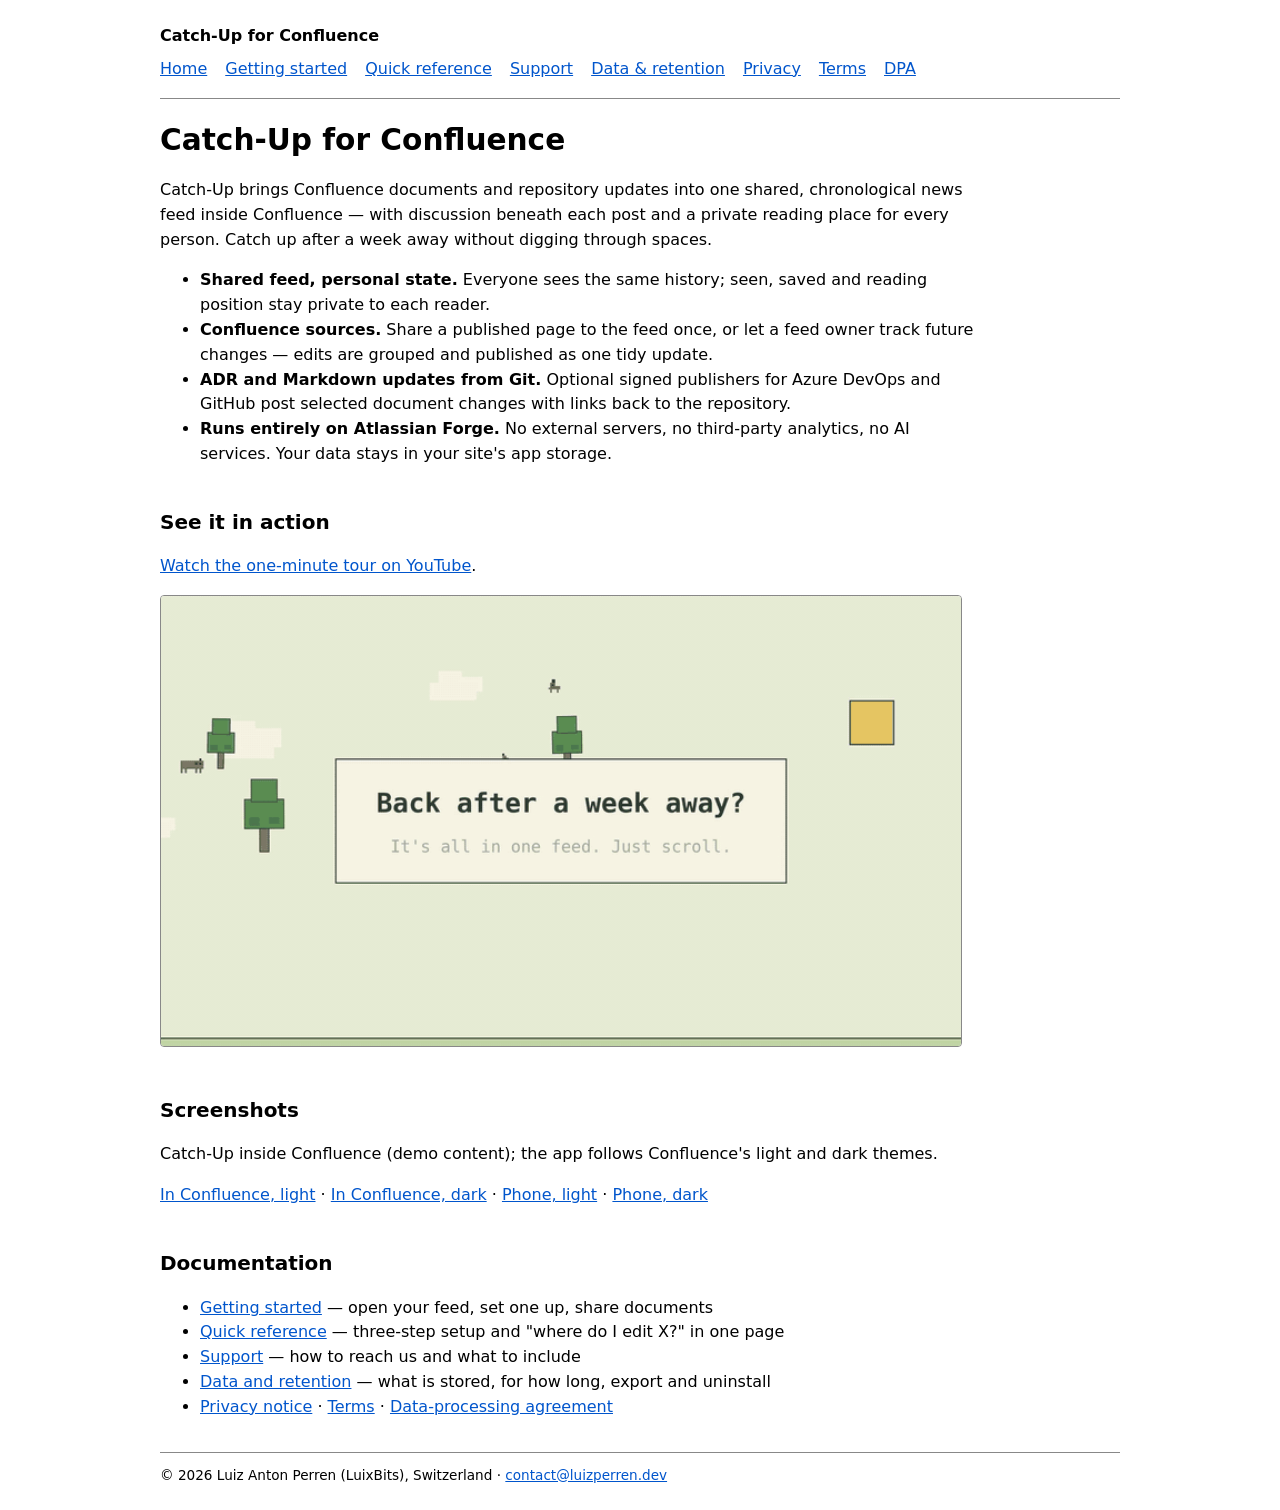
<file: index.html>
<!doctype html>
<html lang="en"><head><meta charset="utf-8"><meta name="viewport" content="width=device-width,initial-scale=1"><title>Catch-Up for Confluence</title><link rel="stylesheet" href="style.css"></head><body>
<header><p>Catch-Up for Confluence</p><nav><a href="index.html">Home</a><a href="user-guide.html">Getting started</a><a href="quick-reference.html">Quick reference</a><a href="support.html">Support</a><a href="customer-data.html">Data &amp; retention</a><a href="privacy-notice.html">Privacy</a><a href="customer-terms.html">Terms</a><a href="data-processing-agreement.html">DPA</a></nav></header>
<main>
<h1>Catch-Up for Confluence</h1>
<p>Catch-Up brings Confluence documents and repository updates into one shared,
chronological news feed inside Confluence — with discussion beneath each post and
a private reading place for every person. Catch up after a week away without
digging through spaces.</p>
<ul>
<li><strong>Shared feed, personal state.</strong> Everyone sees the same history;
seen, saved and reading position stay private to each reader.</li>
<li><strong>Confluence sources.</strong> Share a published page to the feed once,
or let a feed owner track future changes — edits are grouped and published as
one tidy update.</li>
<li><strong>ADR and Markdown updates from Git.</strong> Optional signed publishers
for Azure DevOps and GitHub post selected document changes with links back to
the repository.</li>
<li><strong>Runs entirely on Atlassian Forge.</strong> No external servers, no
third-party analytics, no AI services. Your data stays in your site's app
storage.</li>
</ul>
<h2>See it in action</h2>
<p><a href="https://youtu.be/CabsPbd3jPA">Watch the one-minute tour on YouTube</a>.</p>
<p><img src="assets/walkthrough.gif" alt="Animated walkthrough: opening the feed, scrolling through updates and expanding a discussion" width="800"></p>
<h2>Screenshots</h2>
<p>Catch-Up inside Confluence (demo content); the app follows Confluence's
light and dark themes.</p>
<p><a href="assets/feed-hosted-light.png">In Confluence, light</a> ·
<a href="assets/feed-hosted-dark.png">In Confluence, dark</a> ·
<a href="assets/feed-390-light.png">Phone, light</a> ·
<a href="assets/feed-390-dark.png">Phone, dark</a></p>
<h2>Documentation</h2>
<ul>
<li><a href="user-guide.html">Getting started</a> — open your feed, set one up, share documents</li>
<li><a href="quick-reference.html">Quick reference</a> — three-step setup and "where do I edit X?" in one page</li>
<li><a href="support.html">Support</a> — how to reach us and what to include</li>
<li><a href="customer-data.html">Data and retention</a> — what is stored, for how long, export and uninstall</li>
<li><a href="privacy-notice.html">Privacy notice</a> · <a href="customer-terms.html">Terms</a> · <a href="data-processing-agreement.html">Data-processing agreement</a></li>
</ul>
</main>
<footer>© 2026 Luiz Anton Perren (LuixBits), Switzerland · <a href="mailto:contact@luizperren.dev">contact@luizperren.dev</a></footer>
</body></html>
</file>
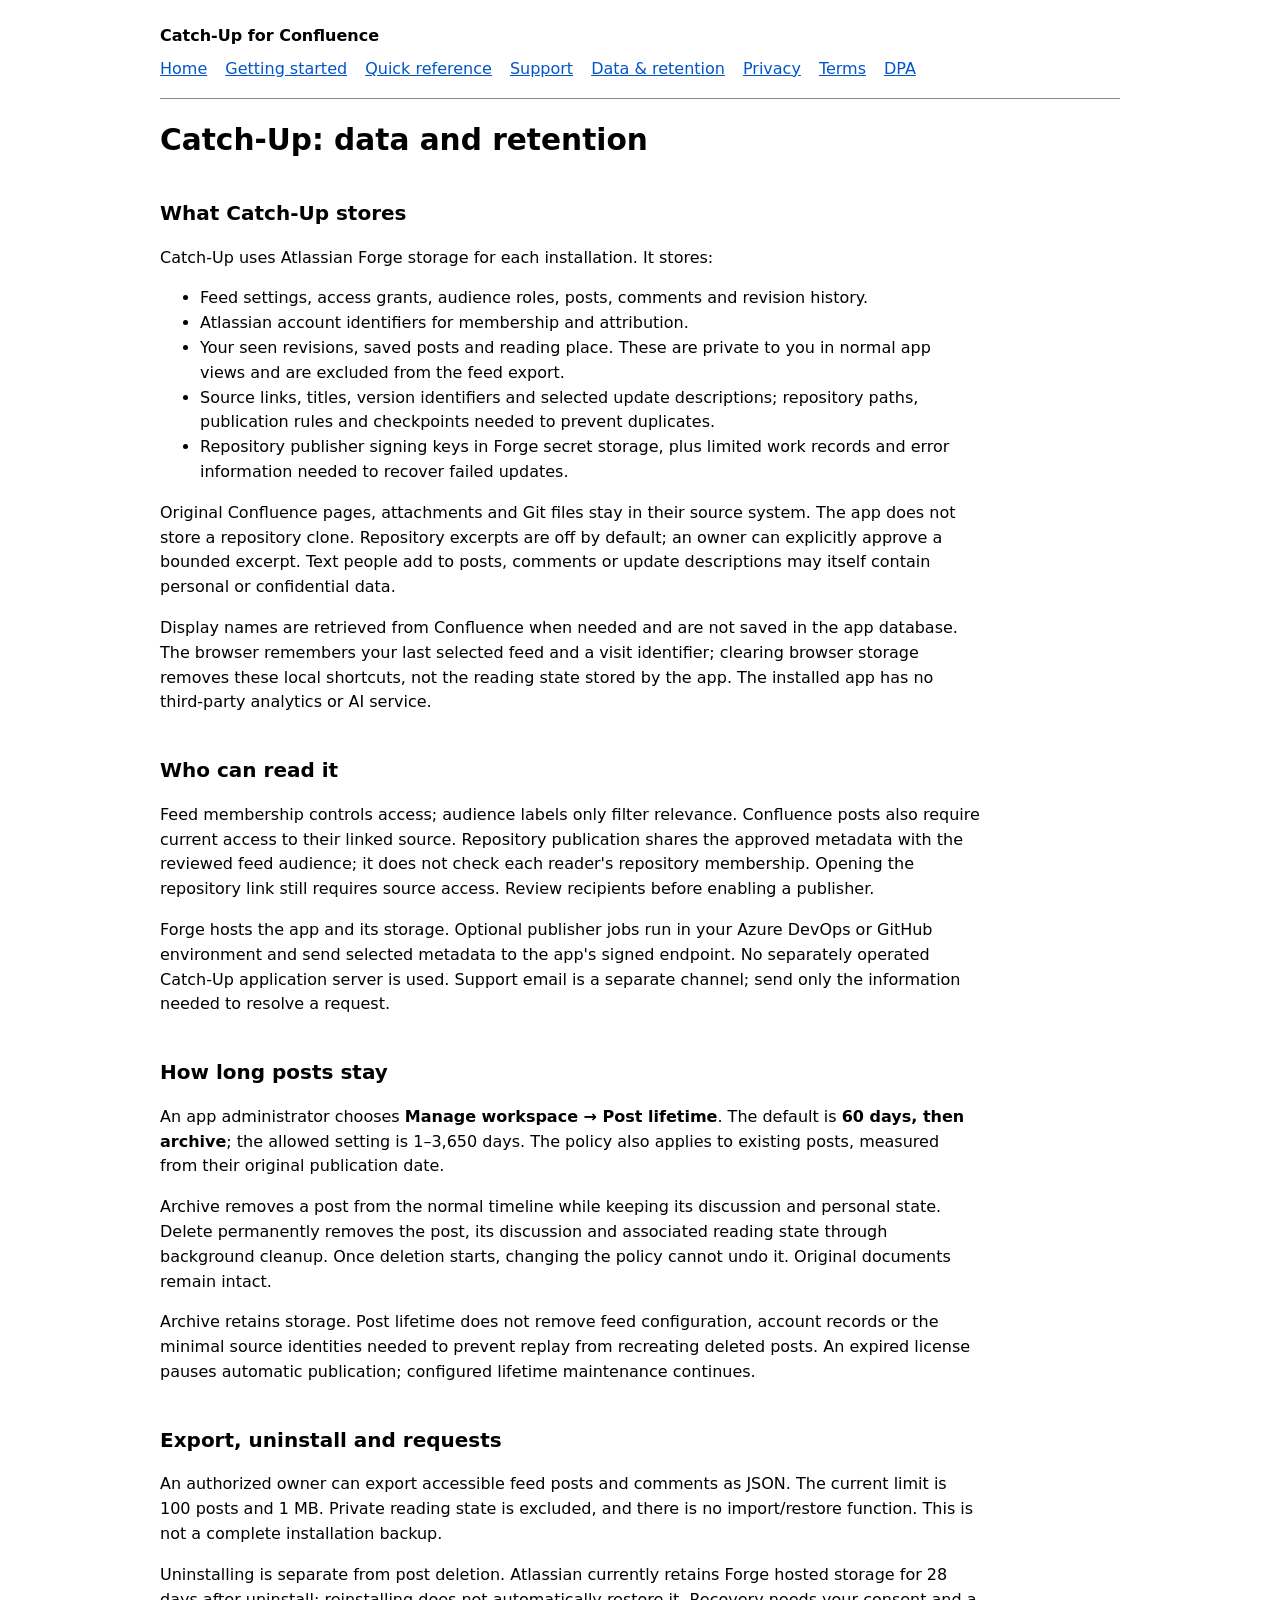
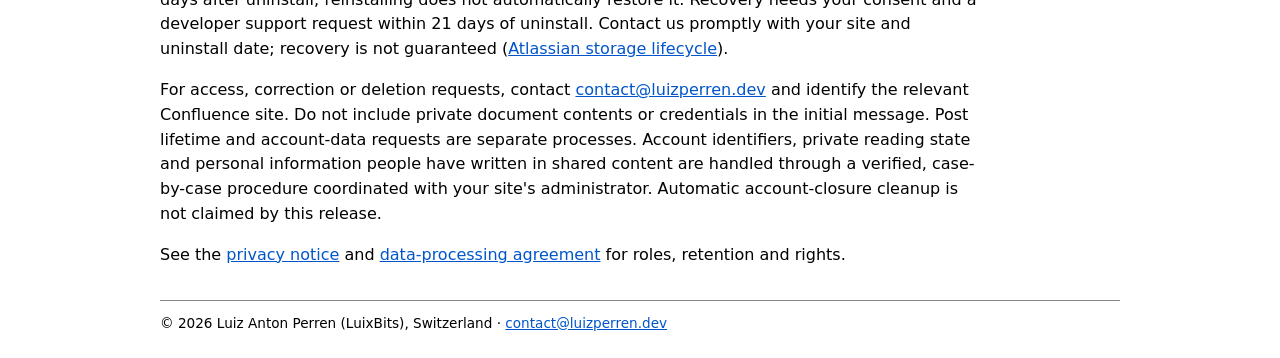
<file: customer-data.html>
<!doctype html>
<html lang="en"><head><meta charset="utf-8"><meta name="viewport" content="width=device-width,initial-scale=1"><title>Catch-Up: data and retention</title><link rel="stylesheet" href="style.css"></head><body>
<header><p>Catch-Up for Confluence</p><nav><a href="index.html">Home</a><a href="user-guide.html">Getting started</a><a href="quick-reference.html">Quick reference</a><a href="support.html">Support</a><a href="customer-data.html">Data &amp; retention</a><a href="privacy-notice.html">Privacy</a><a href="customer-terms.html">Terms</a><a href="data-processing-agreement.html">DPA</a></nav></header>
<main>
<h1>Catch-Up: data and retention</h1>
<h2>What Catch-Up stores</h2>
<p>Catch-Up uses Atlassian Forge storage for each installation. It stores:</p>
<ul>
<li>Feed settings, access grants, audience roles, posts, comments and revision
history.</li>
<li>Atlassian account identifiers for membership and attribution.</li>
<li>Your seen revisions, saved posts and reading place. These are private to you
in normal app views and are excluded from the feed export.</li>
<li>Source links, titles, version identifiers and selected update descriptions;
repository paths, publication rules and checkpoints needed to prevent
duplicates.</li>
<li>Repository publisher signing keys in Forge secret storage, plus limited work
records and error information needed to recover failed updates.</li>
</ul>
<p>Original Confluence pages, attachments and Git files stay in their source
system. The app does not store a repository clone. Repository excerpts are off by
default; an owner can explicitly approve a bounded excerpt. Text people add to
posts, comments or update descriptions may itself contain personal or
confidential data.</p>
<p>Display names are retrieved from Confluence when needed and are not saved in
the app database. The browser remembers your last selected feed and a visit
identifier; clearing browser storage removes these local shortcuts, not the
reading state stored by the app. The installed app has no third-party analytics
or AI service.</p>
<h2>Who can read it</h2>
<p>Feed membership controls access; audience labels only filter relevance.
Confluence posts also require current access to their linked source. Repository
publication shares the approved metadata with the reviewed feed audience; it does
not check each reader's repository membership. Opening the repository link still
requires source access. Review recipients before enabling a publisher.</p>
<p>Forge hosts the app and its storage. Optional publisher jobs run in your Azure
DevOps or GitHub environment and send selected metadata to the app's signed
endpoint. No separately operated Catch-Up application server is used. Support
email is a separate channel; send only the information needed to resolve a
request.</p>
<h2>How long posts stay</h2>
<p>An app administrator chooses <strong>Manage workspace → Post lifetime</strong>.
The default is <strong>60 days, then archive</strong>; the allowed setting is
1–3,650 days. The policy also applies to existing posts, measured from their
original publication date.</p>
<p>Archive removes a post from the normal timeline while keeping its discussion
and personal state. Delete permanently removes the post, its discussion and
associated reading state through background cleanup. Once deletion starts,
changing the policy cannot undo it. Original documents remain intact.</p>
<p>Archive retains storage. Post lifetime does not remove feed configuration,
account records or the minimal source identities needed to prevent replay from
recreating deleted posts. An expired license pauses automatic publication;
configured lifetime maintenance continues.</p>
<h2>Export, uninstall and requests</h2>
<p>An authorized owner can export accessible feed posts and comments as JSON. The
current limit is 100 posts and 1 MB. Private reading state is excluded, and there
is no import/restore function. This is not a complete installation backup.</p>
<p>Uninstalling is separate from post deletion. Atlassian currently retains Forge
hosted storage for 28 days after uninstall; reinstalling does not automatically
restore it. Recovery needs your consent and a developer support request within
21 days of uninstall. Contact us promptly with your site and uninstall date;
recovery is not guaranteed
(<a href="https://developer.atlassian.com/platform/forge/storage-reference/">Atlassian storage lifecycle</a>).</p>
<p>For access, correction or deletion requests, contact
<a href="mailto:contact@luizperren.dev">contact@luizperren.dev</a> and identify
the relevant Confluence site. Do not include private document contents or
credentials in the initial message. Post lifetime and account-data requests are
separate processes. Account identifiers, private reading state and personal
information people have written in shared content are handled through a verified,
case-by-case procedure coordinated with your site's administrator. Automatic
account-closure cleanup is not claimed by this release.</p>
<p>See the <a href="privacy-notice.html">privacy notice</a> and
<a href="data-processing-agreement.html">data-processing agreement</a> for roles,
retention and rights.</p>
</main>
<footer>© 2026 Luiz Anton Perren (LuixBits), Switzerland · <a href="mailto:contact@luizperren.dev">contact@luizperren.dev</a></footer>
</body></html>
</file>
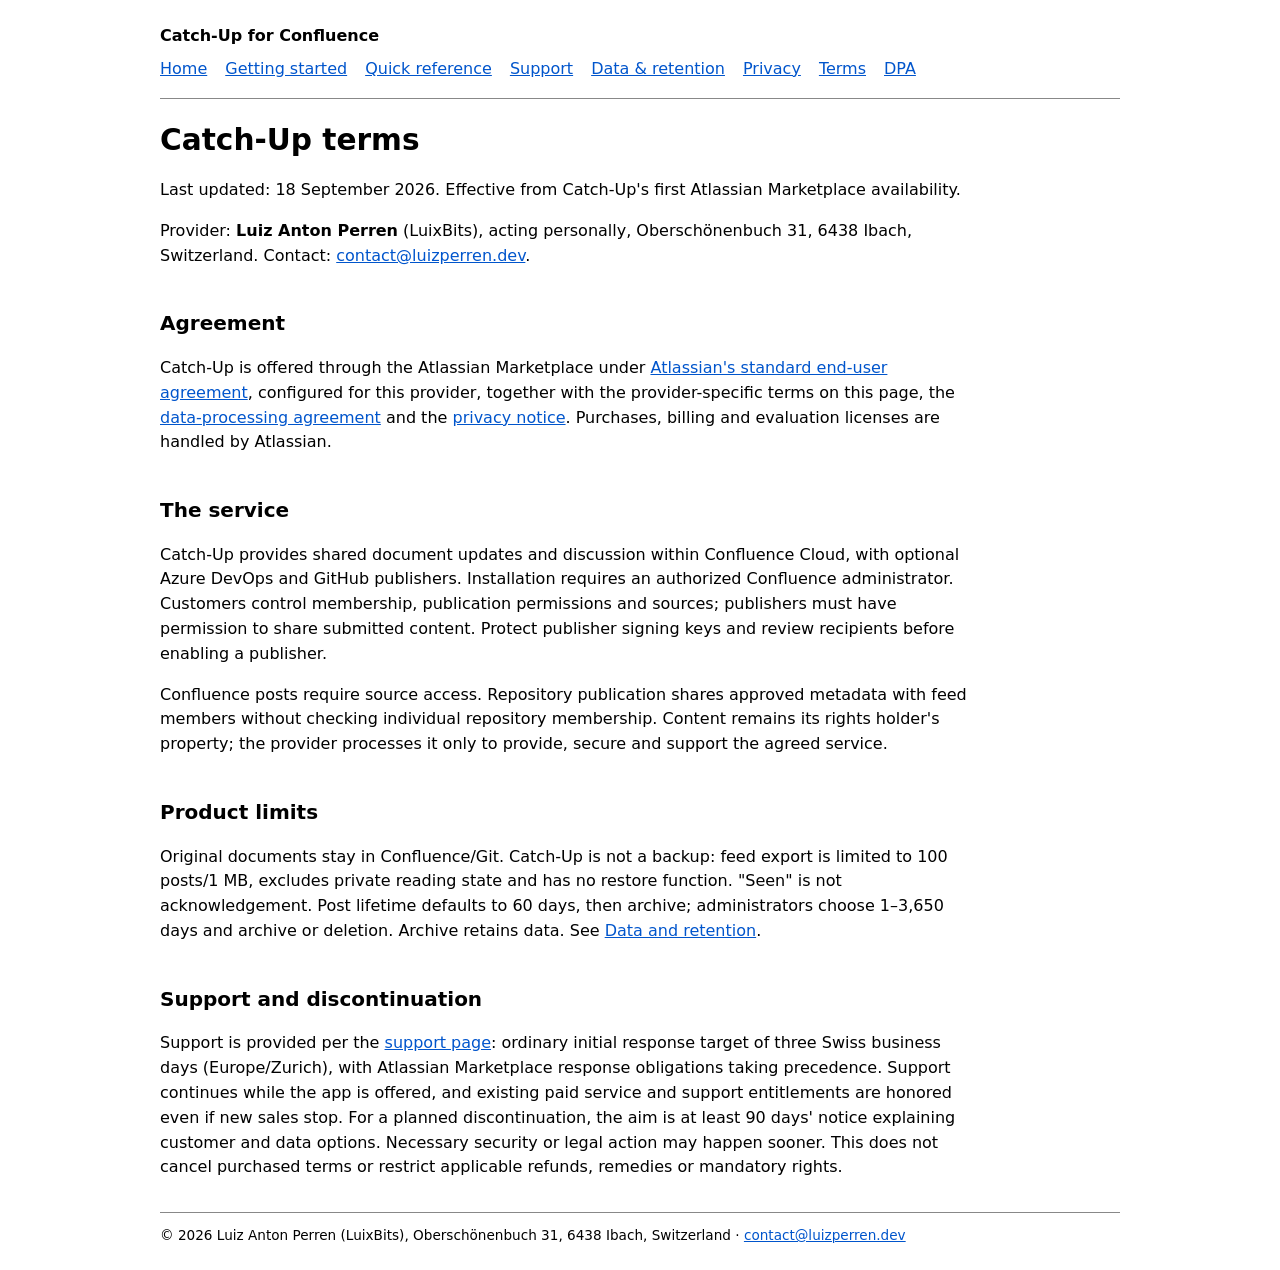
<file: customer-terms.html>
<!doctype html>
<html lang="en"><head><meta charset="utf-8"><meta name="viewport" content="width=device-width,initial-scale=1"><title>Catch-Up terms</title><link rel="stylesheet" href="style.css"></head><body>
<header><p>Catch-Up for Confluence</p><nav><a href="index.html">Home</a><a href="user-guide.html">Getting started</a><a href="quick-reference.html">Quick reference</a><a href="support.html">Support</a><a href="customer-data.html">Data &amp; retention</a><a href="privacy-notice.html">Privacy</a><a href="customer-terms.html">Terms</a><a href="data-processing-agreement.html">DPA</a></nav></header>
<main>
<h1>Catch-Up terms</h1>
<p>Last updated: 18 September 2026. Effective from Catch-Up's first Atlassian
Marketplace availability.</p>
<p>Provider: <strong>Luiz Anton Perren</strong> (LuixBits), acting personally,
Oberschönenbuch 31, 6438 Ibach, Switzerland. Contact:
<a href="mailto:contact@luizperren.dev">contact@luizperren.dev</a>.</p>
<h2>Agreement</h2>
<p>Catch-Up is offered through the Atlassian Marketplace under
<a href="https://www.atlassian.com/licensing/marketplace/end-user-agreement-v1">Atlassian's standard end-user agreement</a>,
configured for this provider, together with the provider-specific terms on this
page, the <a href="data-processing-agreement.html">data-processing agreement</a>
and the <a href="privacy-notice.html">privacy notice</a>. Purchases, billing and
evaluation licenses are handled by Atlassian.</p>
<h2>The service</h2>
<p>Catch-Up provides shared document updates and discussion within Confluence
Cloud, with optional Azure DevOps and GitHub publishers. Installation requires an
authorized Confluence administrator. Customers control membership, publication
permissions and sources; publishers must have permission to share submitted
content. Protect publisher signing keys and review recipients before enabling a
publisher.</p>
<p>Confluence posts require source access. Repository publication shares approved
metadata with feed members without checking individual repository membership.
Content remains its rights holder's property; the provider processes it only to
provide, secure and support the agreed service.</p>
<h2>Product limits</h2>
<p>Original documents stay in Confluence/Git. Catch-Up is not a backup: feed
export is limited to 100 posts/1 MB, excludes private reading state and has no
restore function. "Seen" is not acknowledgement. Post lifetime defaults to
60 days, then archive; administrators choose 1–3,650 days and archive or
deletion. Archive retains data. See
<a href="customer-data.html">Data and retention</a>.</p>
<h2>Support and discontinuation</h2>
<p>Support is provided per the <a href="support.html">support page</a>: ordinary
initial response target of three Swiss business days (Europe/Zurich), with
Atlassian Marketplace response obligations taking precedence. Support continues
while the app is offered, and existing paid service and support entitlements are
honored even if new sales stop. For a planned discontinuation, the aim is at
least 90 days' notice explaining customer and data options. Necessary security or
legal action may happen sooner. This does not cancel purchased terms or restrict
applicable refunds, remedies or mandatory rights.</p>
</main>
<footer>© 2026 Luiz Anton Perren (LuixBits), Oberschönenbuch 31, 6438 Ibach, Switzerland · <a href="mailto:contact@luizperren.dev">contact@luizperren.dev</a></footer>
</body></html>
</file>
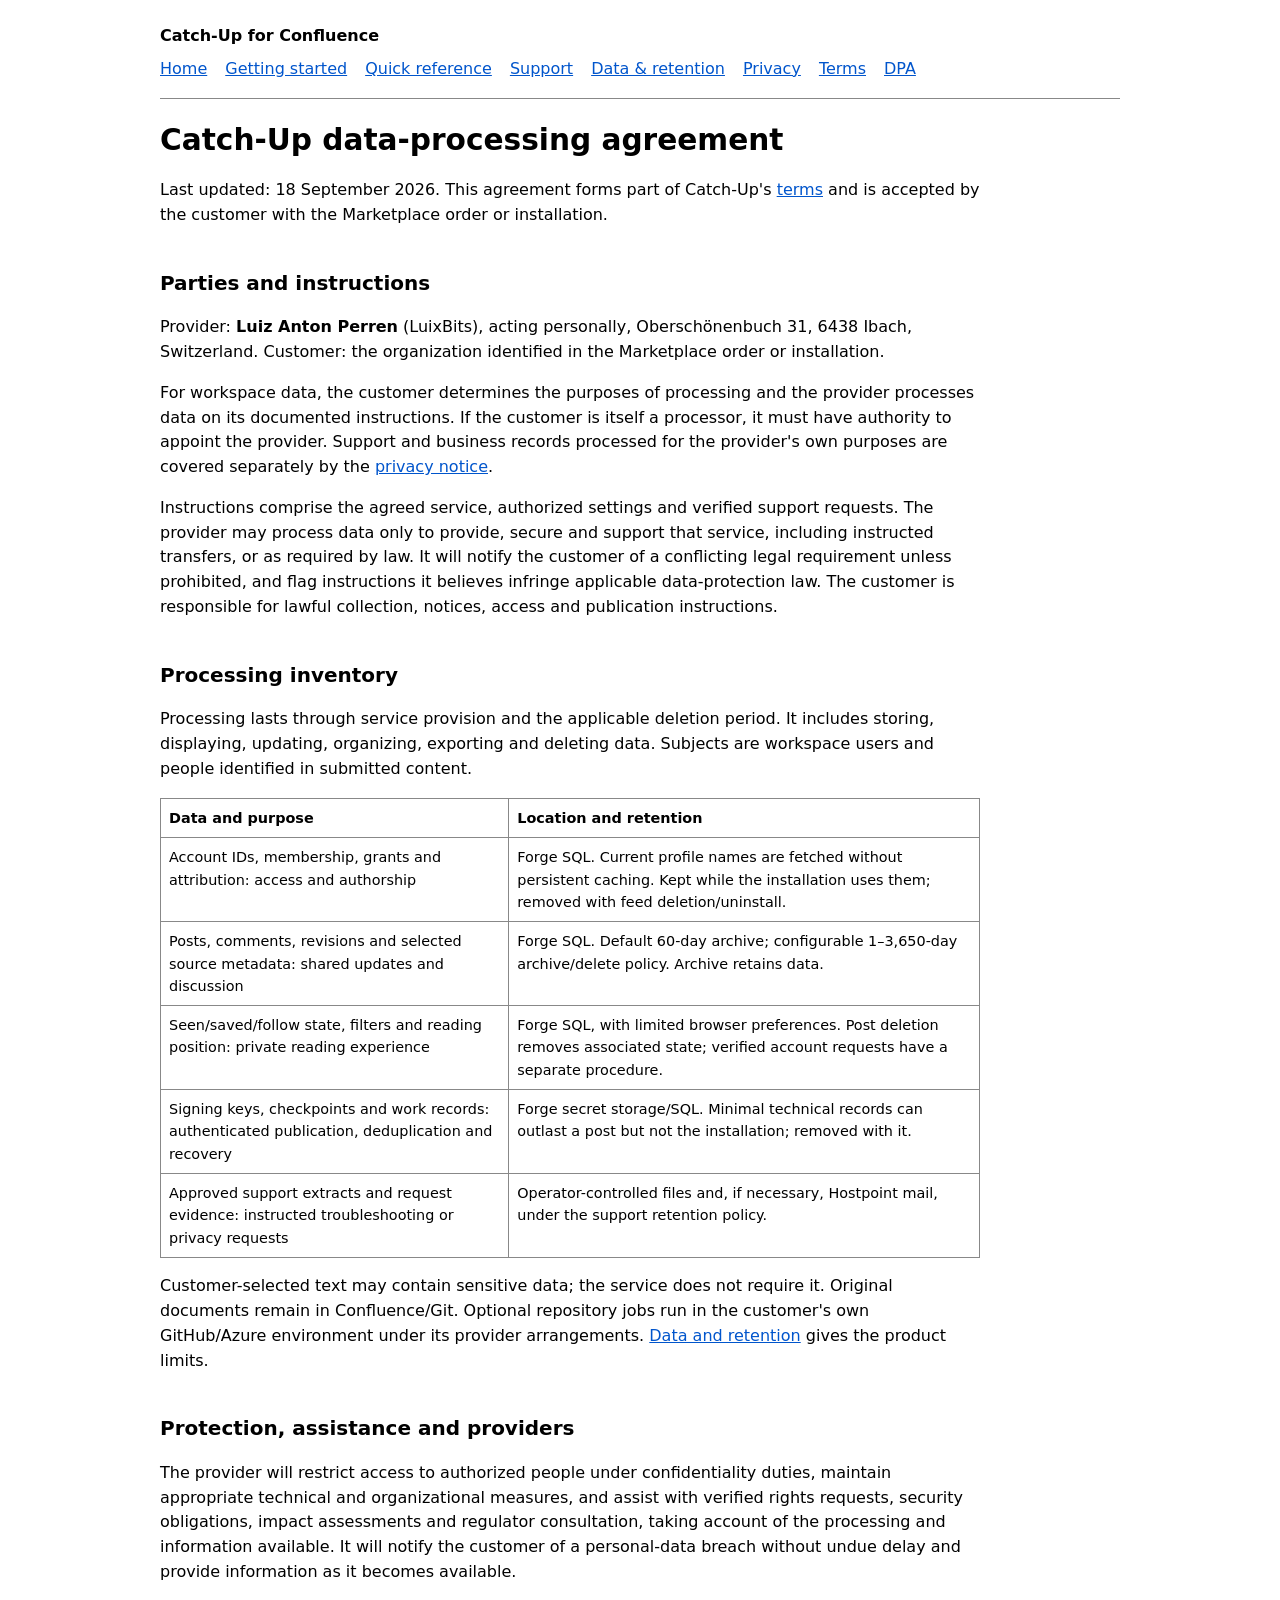
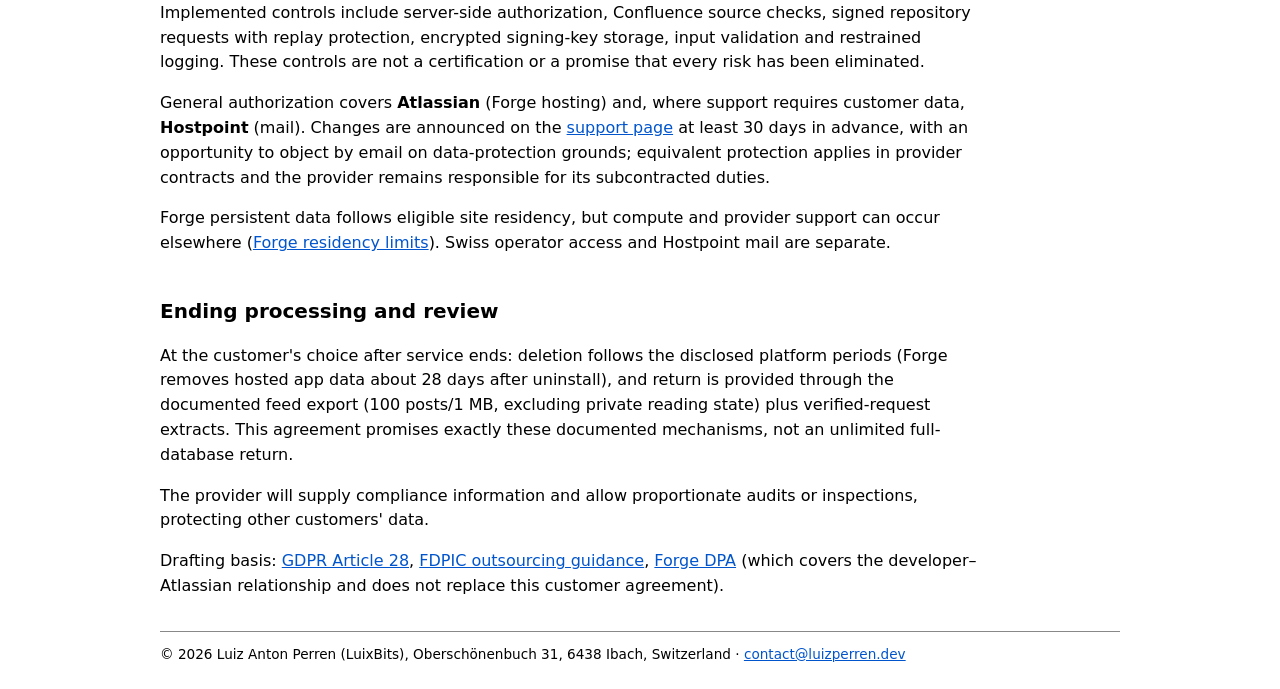
<file: data-processing-agreement.html>
<!doctype html>
<html lang="en"><head><meta charset="utf-8"><meta name="viewport" content="width=device-width,initial-scale=1"><title>Catch-Up data-processing agreement</title><link rel="stylesheet" href="style.css"></head><body>
<header><p>Catch-Up for Confluence</p><nav><a href="index.html">Home</a><a href="user-guide.html">Getting started</a><a href="quick-reference.html">Quick reference</a><a href="support.html">Support</a><a href="customer-data.html">Data &amp; retention</a><a href="privacy-notice.html">Privacy</a><a href="customer-terms.html">Terms</a><a href="data-processing-agreement.html">DPA</a></nav></header>
<main>
<h1>Catch-Up data-processing agreement</h1>
<p>Last updated: 18 September 2026. This agreement forms part of Catch-Up's
<a href="customer-terms.html">terms</a> and is accepted by the customer with the
Marketplace order or installation.</p>
<h2>Parties and instructions</h2>
<p>Provider: <strong>Luiz Anton Perren</strong> (LuixBits), acting personally,
Oberschönenbuch 31, 6438 Ibach, Switzerland. Customer: the organization
identified in the Marketplace order or installation.</p>
<p>For workspace data, the customer determines the purposes of processing and the
provider processes data on its documented instructions. If the customer is itself
a processor, it must have authority to appoint the provider. Support and business
records processed for the provider's own purposes are covered separately by the
<a href="privacy-notice.html">privacy notice</a>.</p>
<p>Instructions comprise the agreed service, authorized settings and verified
support requests. The provider may process data only to provide, secure and
support that service, including instructed transfers, or as required by law. It
will notify the customer of a conflicting legal requirement unless prohibited,
and flag instructions it believes infringe applicable data-protection law. The
customer is responsible for lawful collection, notices, access and publication
instructions.</p>
<h2>Processing inventory</h2>
<p>Processing lasts through service provision and the applicable deletion period.
It includes storing, displaying, updating, organizing, exporting and deleting
data. Subjects are workspace users and people identified in submitted content.</p>
<table>
<tr><th>Data and purpose</th><th>Location and retention</th></tr>
<tr><td>Account IDs, membership, grants and attribution: access and authorship</td>
<td>Forge SQL. Current profile names are fetched without persistent caching. Kept
while the installation uses them; removed with feed deletion/uninstall.</td></tr>
<tr><td>Posts, comments, revisions and selected source metadata: shared updates
and discussion</td>
<td>Forge SQL. Default 60-day archive; configurable 1–3,650-day archive/delete
policy. Archive retains data.</td></tr>
<tr><td>Seen/saved/follow state, filters and reading position: private reading
experience</td>
<td>Forge SQL, with limited browser preferences. Post deletion removes associated
state; verified account requests have a separate procedure.</td></tr>
<tr><td>Signing keys, checkpoints and work records: authenticated publication,
deduplication and recovery</td>
<td>Forge secret storage/SQL. Minimal technical records can outlast a post but
not the installation; removed with it.</td></tr>
<tr><td>Approved support extracts and request evidence: instructed
troubleshooting or privacy requests</td>
<td>Operator-controlled files and, if necessary, Hostpoint mail, under the
support retention policy.</td></tr>
</table>
<p>Customer-selected text may contain sensitive data; the service does not
require it. Original documents remain in Confluence/Git. Optional repository jobs
run in the customer's own GitHub/Azure environment under its provider
arrangements. <a href="customer-data.html">Data and retention</a> gives the
product limits.</p>
<h2>Protection, assistance and providers</h2>
<p>The provider will restrict access to authorized people under confidentiality
duties, maintain appropriate technical and organizational measures, and assist
with verified rights requests, security obligations, impact assessments and
regulator consultation, taking account of the processing and information
available. It will notify the customer of a personal-data breach without undue
delay and provide information as it becomes available.</p>
<p>Implemented controls include server-side authorization, Confluence source
checks, signed repository requests with replay protection, encrypted signing-key
storage, input validation and restrained logging. These controls are not a
certification or a promise that every risk has been eliminated.</p>
<p>General authorization covers <strong>Atlassian</strong> (Forge hosting) and,
where support requires customer data, <strong>Hostpoint</strong> (mail). Changes
are announced on the <a href="support.html">support page</a> at least 30 days in
advance, with an opportunity to object by email on data-protection grounds;
equivalent protection applies in provider contracts and the provider remains
responsible for its subcontracted duties.</p>
<p>Forge persistent data follows eligible site residency, but compute and
provider support can occur elsewhere
(<a href="https://developer.atlassian.com/platform/forge/data-residency/">Forge residency limits</a>).
Swiss operator access and Hostpoint mail are separate.</p>
<h2>Ending processing and review</h2>
<p>At the customer's choice after service ends: deletion follows the disclosed
platform periods (Forge removes hosted app data about 28 days after uninstall),
and return is provided through the documented feed export (100 posts/1 MB,
excluding private reading state) plus verified-request extracts. This agreement
promises exactly these documented mechanisms, not an unlimited full-database
return.</p>
<p>The provider will supply compliance information and allow proportionate audits
or inspections, protecting other customers' data.</p>
<p>Drafting basis:
<a href="https://eur-lex.europa.eu/eli/reg/2016/679/oj/eng">GDPR Article 28</a>,
<a href="https://www.edoeb.admin.ch/en/outsourcing-of-data-processing">FDPIC outsourcing guidance</a>,
<a href="https://developer.atlassian.com/platform/forge/about-the-forge-data-processing-addendum/">Forge DPA</a>
(which covers the developer–Atlassian relationship and does not replace this
customer agreement).</p>
</main>
<footer>© 2026 Luiz Anton Perren (LuixBits), Oberschönenbuch 31, 6438 Ibach, Switzerland · <a href="mailto:contact@luizperren.dev">contact@luizperren.dev</a></footer>
</body></html>
</file>
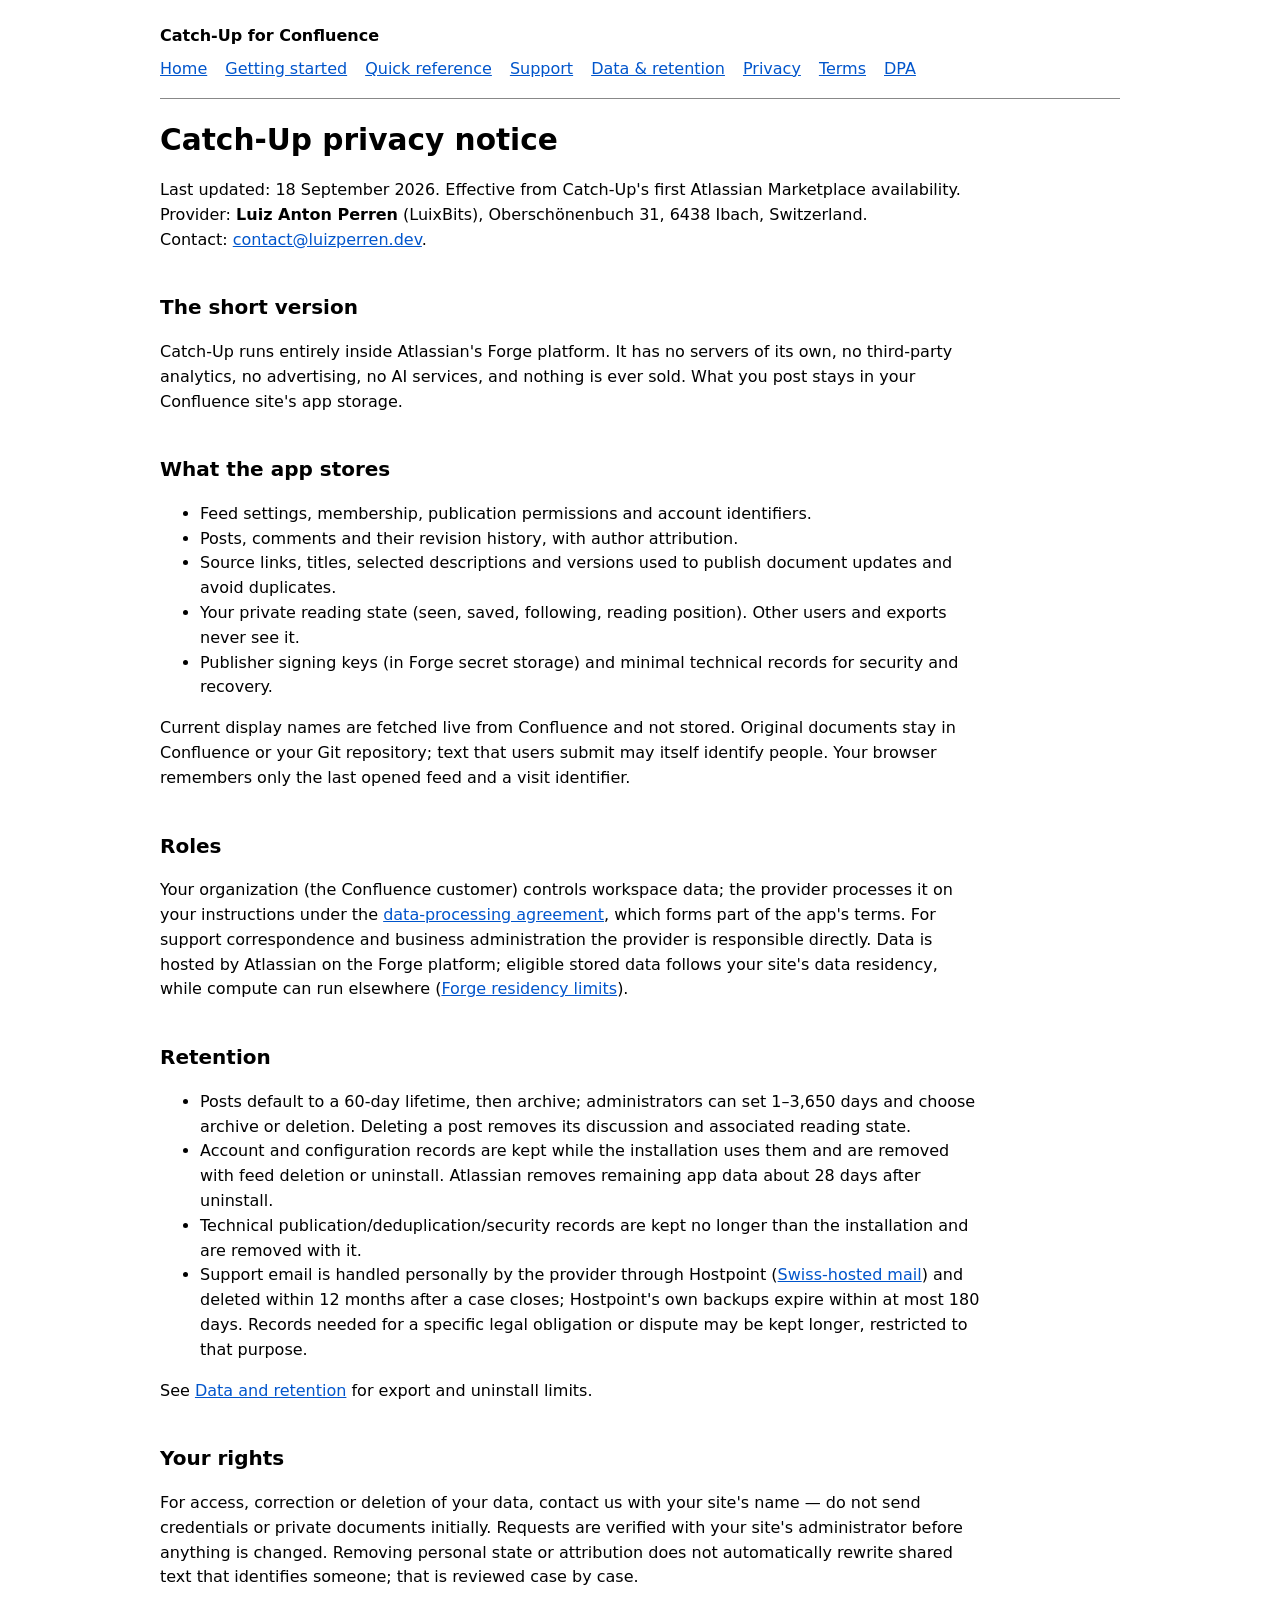
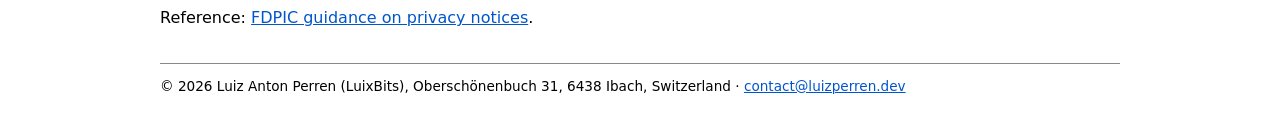
<file: privacy-notice.html>
<!doctype html>
<html lang="en"><head><meta charset="utf-8"><meta name="viewport" content="width=device-width,initial-scale=1"><title>Catch-Up privacy notice</title><link rel="stylesheet" href="style.css"></head><body>
<header><p>Catch-Up for Confluence</p><nav><a href="index.html">Home</a><a href="user-guide.html">Getting started</a><a href="quick-reference.html">Quick reference</a><a href="support.html">Support</a><a href="customer-data.html">Data &amp; retention</a><a href="privacy-notice.html">Privacy</a><a href="customer-terms.html">Terms</a><a href="data-processing-agreement.html">DPA</a></nav></header>
<main>
<h1>Catch-Up privacy notice</h1>
<p>Last updated: 18 September 2026. Effective from Catch-Up's first Atlassian
Marketplace availability.<br>
Provider: <strong>Luiz Anton Perren</strong> (LuixBits), Oberschönenbuch 31,
6438 Ibach, Switzerland.<br>
Contact: <a href="mailto:contact@luizperren.dev">contact@luizperren.dev</a>.</p>
<h2>The short version</h2>
<p>Catch-Up runs entirely inside Atlassian's Forge platform. It has no servers of
its own, no third-party analytics, no advertising, no AI services, and nothing is
ever sold. What you post stays in your Confluence site's app storage.</p>
<h2>What the app stores</h2>
<ul>
<li>Feed settings, membership, publication permissions and account identifiers.</li>
<li>Posts, comments and their revision history, with author attribution.</li>
<li>Source links, titles, selected descriptions and versions used to publish
document updates and avoid duplicates.</li>
<li>Your private reading state (seen, saved, following, reading position). Other
users and exports never see it.</li>
<li>Publisher signing keys (in Forge secret storage) and minimal technical records
for security and recovery.</li>
</ul>
<p>Current display names are fetched live from Confluence and not stored. Original
documents stay in Confluence or your Git repository; text that users submit may
itself identify people. Your browser remembers only the last opened feed and a
visit identifier.</p>
<h2>Roles</h2>
<p>Your organization (the Confluence customer) controls workspace data; the
provider processes it on your instructions under the
<a href="data-processing-agreement.html">data-processing agreement</a>, which
forms part of the app's terms. For support correspondence and business
administration the provider is responsible directly. Data is hosted by Atlassian
on the Forge platform; eligible stored data follows your site's data residency,
while compute can run elsewhere
(<a href="https://developer.atlassian.com/platform/forge/data-residency/">Forge residency limits</a>).</p>
<h2>Retention</h2>
<ul>
<li>Posts default to a 60-day lifetime, then archive; administrators can set
1–3,650 days and choose archive or deletion. Deleting a post removes its
discussion and associated reading state.</li>
<li>Account and configuration records are kept while the installation uses them
and are removed with feed deletion or uninstall. Atlassian removes remaining app
data about 28 days after uninstall.</li>
<li>Technical publication/deduplication/security records are kept no longer than
the installation and are removed with it.</li>
<li>Support email is handled personally by the provider through Hostpoint
(<a href="https://www.hostpoint.ch/en/email/">Swiss-hosted mail</a>) and deleted
within 12 months after a case closes; Hostpoint's own backups expire within at
most 180 days. Records needed for a specific legal obligation or dispute may be
kept longer, restricted to that purpose.</li>
</ul>
<p>See <a href="customer-data.html">Data and retention</a> for export and
uninstall limits.</p>
<h2>Your rights</h2>
<p>For access, correction or deletion of your data, contact us with your site's
name — do not send credentials or private documents initially. Requests are
verified with your site's administrator before anything is changed. Removing
personal state or attribution does not automatically rewrite shared text that
identifies someone; that is reviewed case by case.</p>
<p>Reference: <a href="https://www.edoeb.admin.ch/en/privacy-statements-on-the-internet">FDPIC guidance on privacy notices</a>.</p>
</main>
<footer>© 2026 Luiz Anton Perren (LuixBits), Oberschönenbuch 31, 6438 Ibach, Switzerland · <a href="mailto:contact@luizperren.dev">contact@luizperren.dev</a></footer>
</body></html>
</file>
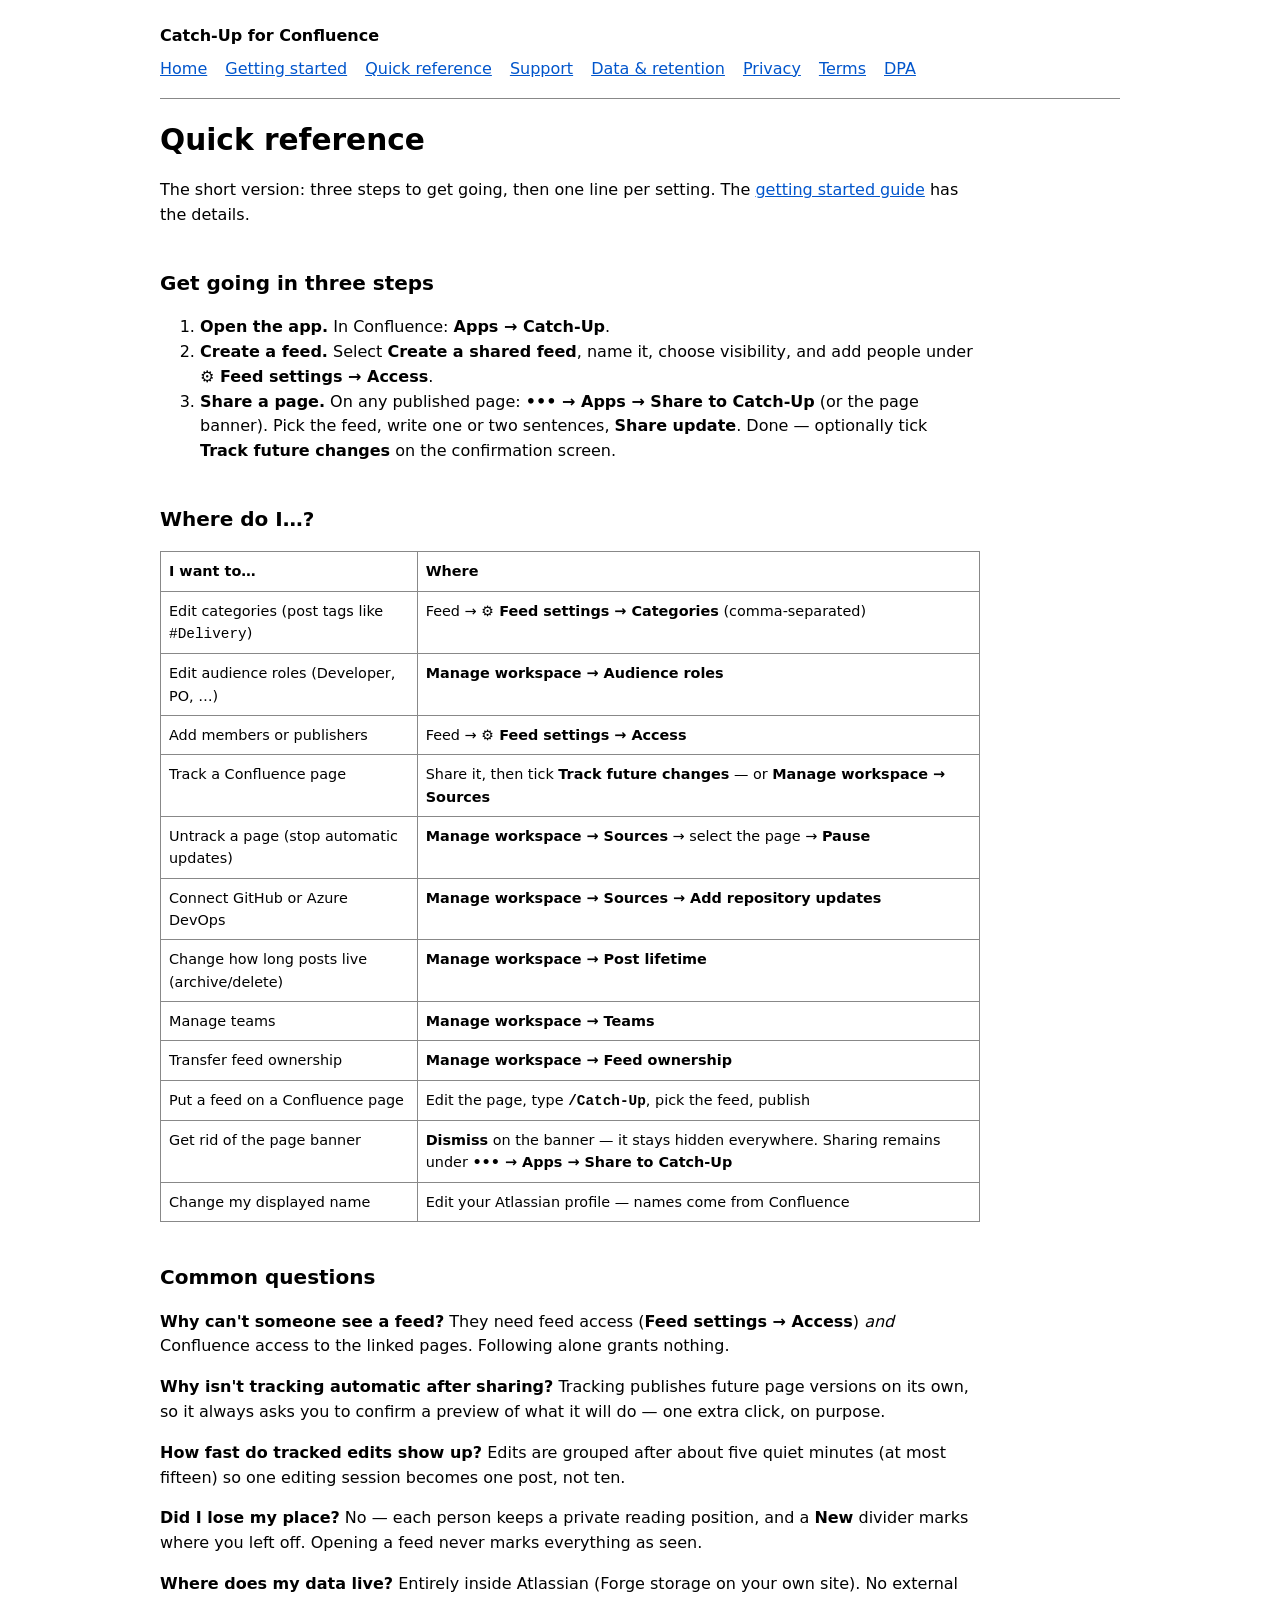
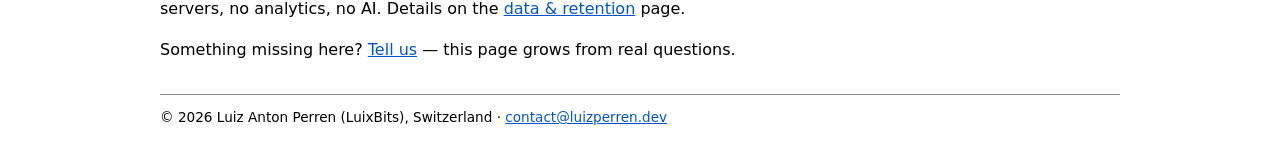
<file: quick-reference.html>
<!doctype html>
<html lang="en"><head><meta charset="utf-8"><meta name="viewport" content="width=device-width,initial-scale=1"><title>Catch-Up: quick reference</title><link rel="stylesheet" href="style.css"></head><body>
<header><p>Catch-Up for Confluence</p><nav><a href="index.html">Home</a><a href="user-guide.html">Getting started</a><a href="quick-reference.html">Quick reference</a><a href="support.html">Support</a><a href="customer-data.html">Data &amp; retention</a><a href="privacy-notice.html">Privacy</a><a href="customer-terms.html">Terms</a><a href="data-processing-agreement.html">DPA</a></nav></header>
<main>
<h1>Quick reference</h1>
<p>The short version: three steps to get going, then one line per setting.
The <a href="user-guide.html">getting started guide</a> has the details.</p>

<h2>Get going in three steps</h2>
<ol>
<li><strong>Open the app.</strong> In Confluence: <strong>Apps → Catch-Up</strong>.</li>
<li><strong>Create a feed.</strong> Select <strong>Create a shared feed</strong>,
name it, choose visibility, and add people under
<strong>⚙ Feed settings → Access</strong>.</li>
<li><strong>Share a page.</strong> On any published page:
<strong>••• → Apps → Share to Catch-Up</strong> (or the page banner). Pick the feed,
write one or two sentences, <strong>Share update</strong>. Done — optionally tick
<strong>Track future changes</strong> on the confirmation screen.</li>
</ol>

<h2>Where do I…?</h2>
<table>
<tr><th>I want to…</th><th>Where</th></tr>
<tr><td>Edit categories (post tags like <code>#Delivery</code>)</td>
<td>Feed → <strong>⚙ Feed settings → Categories</strong> (comma-separated)</td></tr>
<tr><td>Edit audience roles (Developer, PO, …)</td>
<td><strong>Manage workspace → Audience roles</strong></td></tr>
<tr><td>Add members or publishers</td>
<td>Feed → <strong>⚙ Feed settings → Access</strong></td></tr>
<tr><td>Track a Confluence page</td>
<td>Share it, then tick <strong>Track future changes</strong> — or
<strong>Manage workspace → Sources</strong></td></tr>
<tr><td>Untrack a page (stop automatic updates)</td>
<td><strong>Manage workspace → Sources</strong> → select the page →
<strong>Pause</strong></td></tr>
<tr><td>Connect GitHub or Azure DevOps</td>
<td><strong>Manage workspace → Sources → Add repository updates</strong></td></tr>
<tr><td>Change how long posts live (archive/delete)</td>
<td><strong>Manage workspace → Post lifetime</strong></td></tr>
<tr><td>Manage teams</td>
<td><strong>Manage workspace → Teams</strong></td></tr>
<tr><td>Transfer feed ownership</td>
<td><strong>Manage workspace → Feed ownership</strong></td></tr>
<tr><td>Put a feed on a Confluence page</td>
<td>Edit the page, type <strong><code>/Catch-Up</code></strong>, pick the feed,
publish</td></tr>
<tr><td>Get rid of the page banner</td>
<td><strong>Dismiss</strong> on the banner — it stays hidden everywhere.
Sharing remains under <strong>••• → Apps → Share to Catch-Up</strong></td></tr>
<tr><td>Change my displayed name</td>
<td>Edit your Atlassian profile — names come from Confluence</td></tr>
</table>

<h2>Common questions</h2>
<p><strong>Why can't someone see a feed?</strong> They need feed access
(<strong>Feed settings → Access</strong>) <em>and</em> Confluence access to the
linked pages. Following alone grants nothing.</p>
<p><strong>Why isn't tracking automatic after sharing?</strong> Tracking
publishes future page versions on its own, so it always asks you to confirm a
preview of what it will do — one extra click, on purpose.</p>
<p><strong>How fast do tracked edits show up?</strong> Edits are grouped after
about five quiet minutes (at most fifteen) so one editing session becomes one
post, not ten.</p>
<p><strong>Did I lose my place?</strong> No — each person keeps a private
reading position, and a <strong>New</strong> divider marks where you left off.
Opening a feed never marks everything as seen.</p>
<p><strong>Where does my data live?</strong> Entirely inside Atlassian
(Forge storage on your own site). No external servers, no analytics, no AI.
Details on the <a href="customer-data.html">data &amp; retention</a> page.</p>
<p>Something missing here? <a href="support.html">Tell us</a> — this page grows
from real questions.</p>
</main>
<footer>© 2026 Luiz Anton Perren (LuixBits), Switzerland · <a href="mailto:contact@luizperren.dev">contact@luizperren.dev</a></footer>
</body></html>
</file>
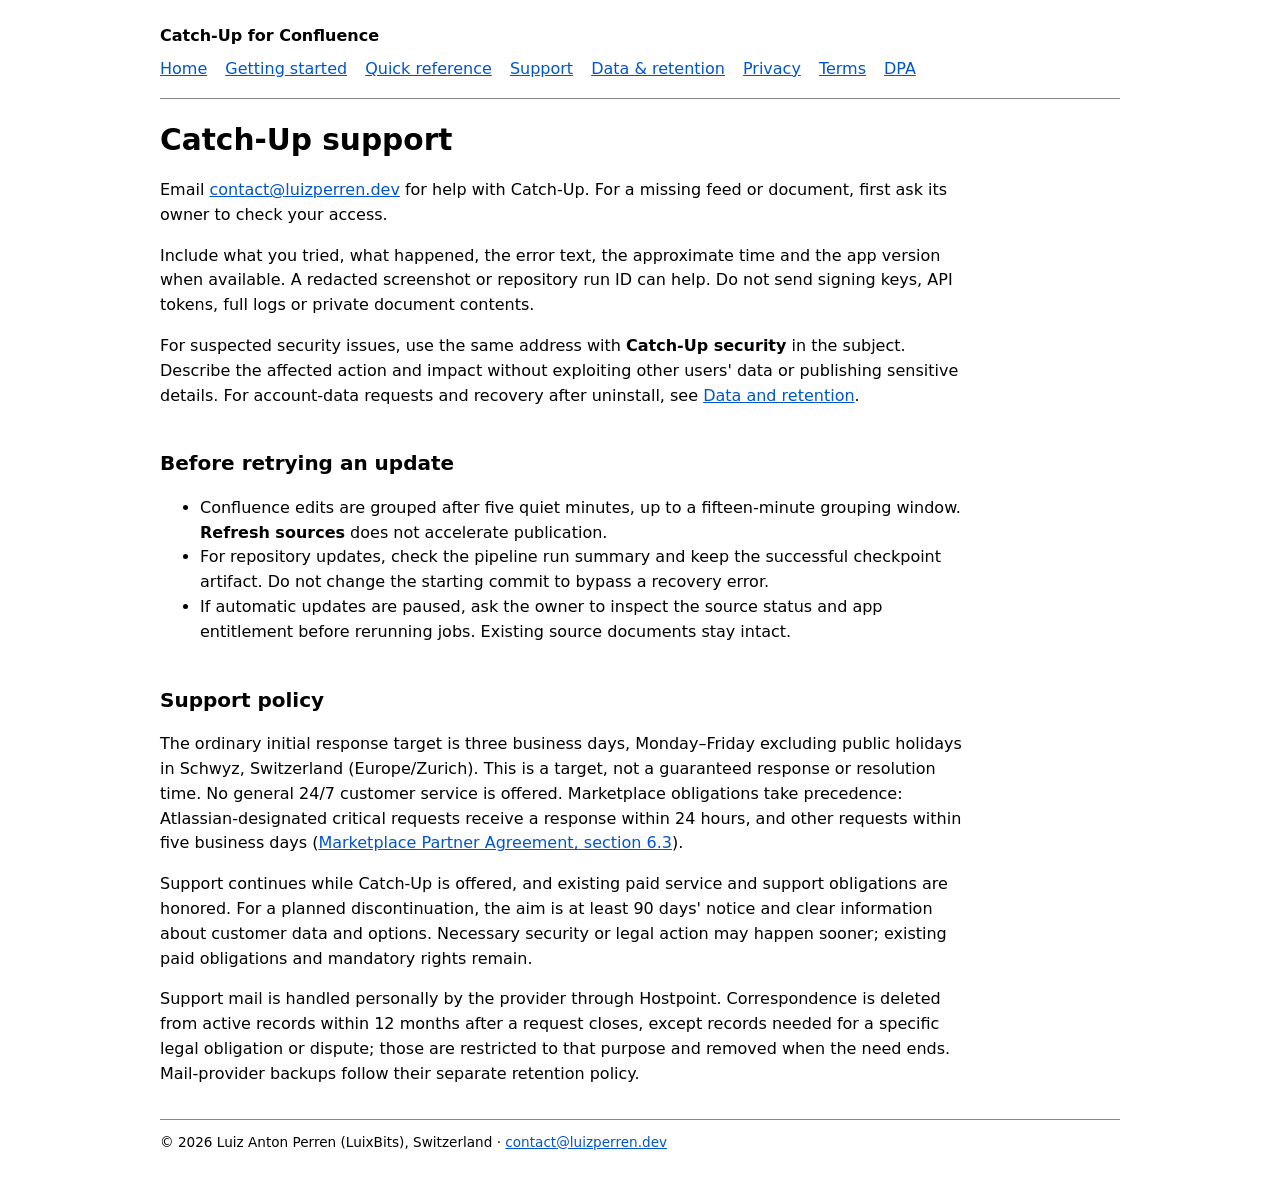
<file: support.html>
<!doctype html>
<html lang="en"><head><meta charset="utf-8"><meta name="viewport" content="width=device-width,initial-scale=1"><title>Catch-Up support</title><link rel="stylesheet" href="style.css"></head><body>
<header><p>Catch-Up for Confluence</p><nav><a href="index.html">Home</a><a href="user-guide.html">Getting started</a><a href="quick-reference.html">Quick reference</a><a href="support.html">Support</a><a href="customer-data.html">Data &amp; retention</a><a href="privacy-notice.html">Privacy</a><a href="customer-terms.html">Terms</a><a href="data-processing-agreement.html">DPA</a></nav></header>
<main>
<h1>Catch-Up support</h1>
<p>Email <a href="mailto:contact@luizperren.dev">contact@luizperren.dev</a> for help
with Catch-Up. For a missing feed or document, first ask its owner to check your
access.</p>
<p>Include what you tried, what happened, the error text, the approximate time and
the app version when available. A redacted screenshot or repository run ID can
help. Do not send signing keys, API tokens, full logs or private document
contents.</p>
<p>For suspected security issues, use the same address with <strong>Catch-Up
security</strong> in the subject. Describe the affected action and impact without
exploiting other users' data or publishing sensitive details. For account-data
requests and recovery after uninstall, see
<a href="customer-data.html">Data and retention</a>.</p>
<h2>Before retrying an update</h2>
<ul>
<li>Confluence edits are grouped after five quiet minutes, up to a fifteen-minute
grouping window. <strong>Refresh sources</strong> does not accelerate publication.</li>
<li>For repository updates, check the pipeline run summary and keep the successful
checkpoint artifact. Do not change the starting commit to bypass a recovery
error.</li>
<li>If automatic updates are paused, ask the owner to inspect the source status
and app entitlement before rerunning jobs. Existing source documents stay
intact.</li>
</ul>
<h2>Support policy</h2>
<p>The ordinary initial response target is three business days, Monday–Friday
excluding public holidays in Schwyz, Switzerland (Europe/Zurich). This is a
target, not a guaranteed response or resolution time. No general 24/7 customer
service is offered. Marketplace obligations take precedence: Atlassian-designated
critical requests receive a response within 24 hours, and other requests within
five business days
(<a href="https://www.atlassian.com/licensing/marketplace/partneragreement">Marketplace Partner Agreement, section 6.3</a>).</p>
<p>Support continues while Catch-Up is offered, and existing paid service and
support obligations are honored. For a planned discontinuation, the aim is at
least 90 days' notice and clear information about customer data and options.
Necessary security or legal action may happen sooner; existing paid obligations
and mandatory rights remain.</p>
<p>Support mail is handled personally by the provider through Hostpoint.
Correspondence is deleted from active records within 12 months after a request
closes, except records needed for a specific legal obligation or dispute; those
are restricted to that purpose and removed when the need ends. Mail-provider
backups follow their separate retention policy.</p>
</main>
<footer>© 2026 Luiz Anton Perren (LuixBits), Switzerland · <a href="mailto:contact@luizperren.dev">contact@luizperren.dev</a></footer>
</body></html>
</file>
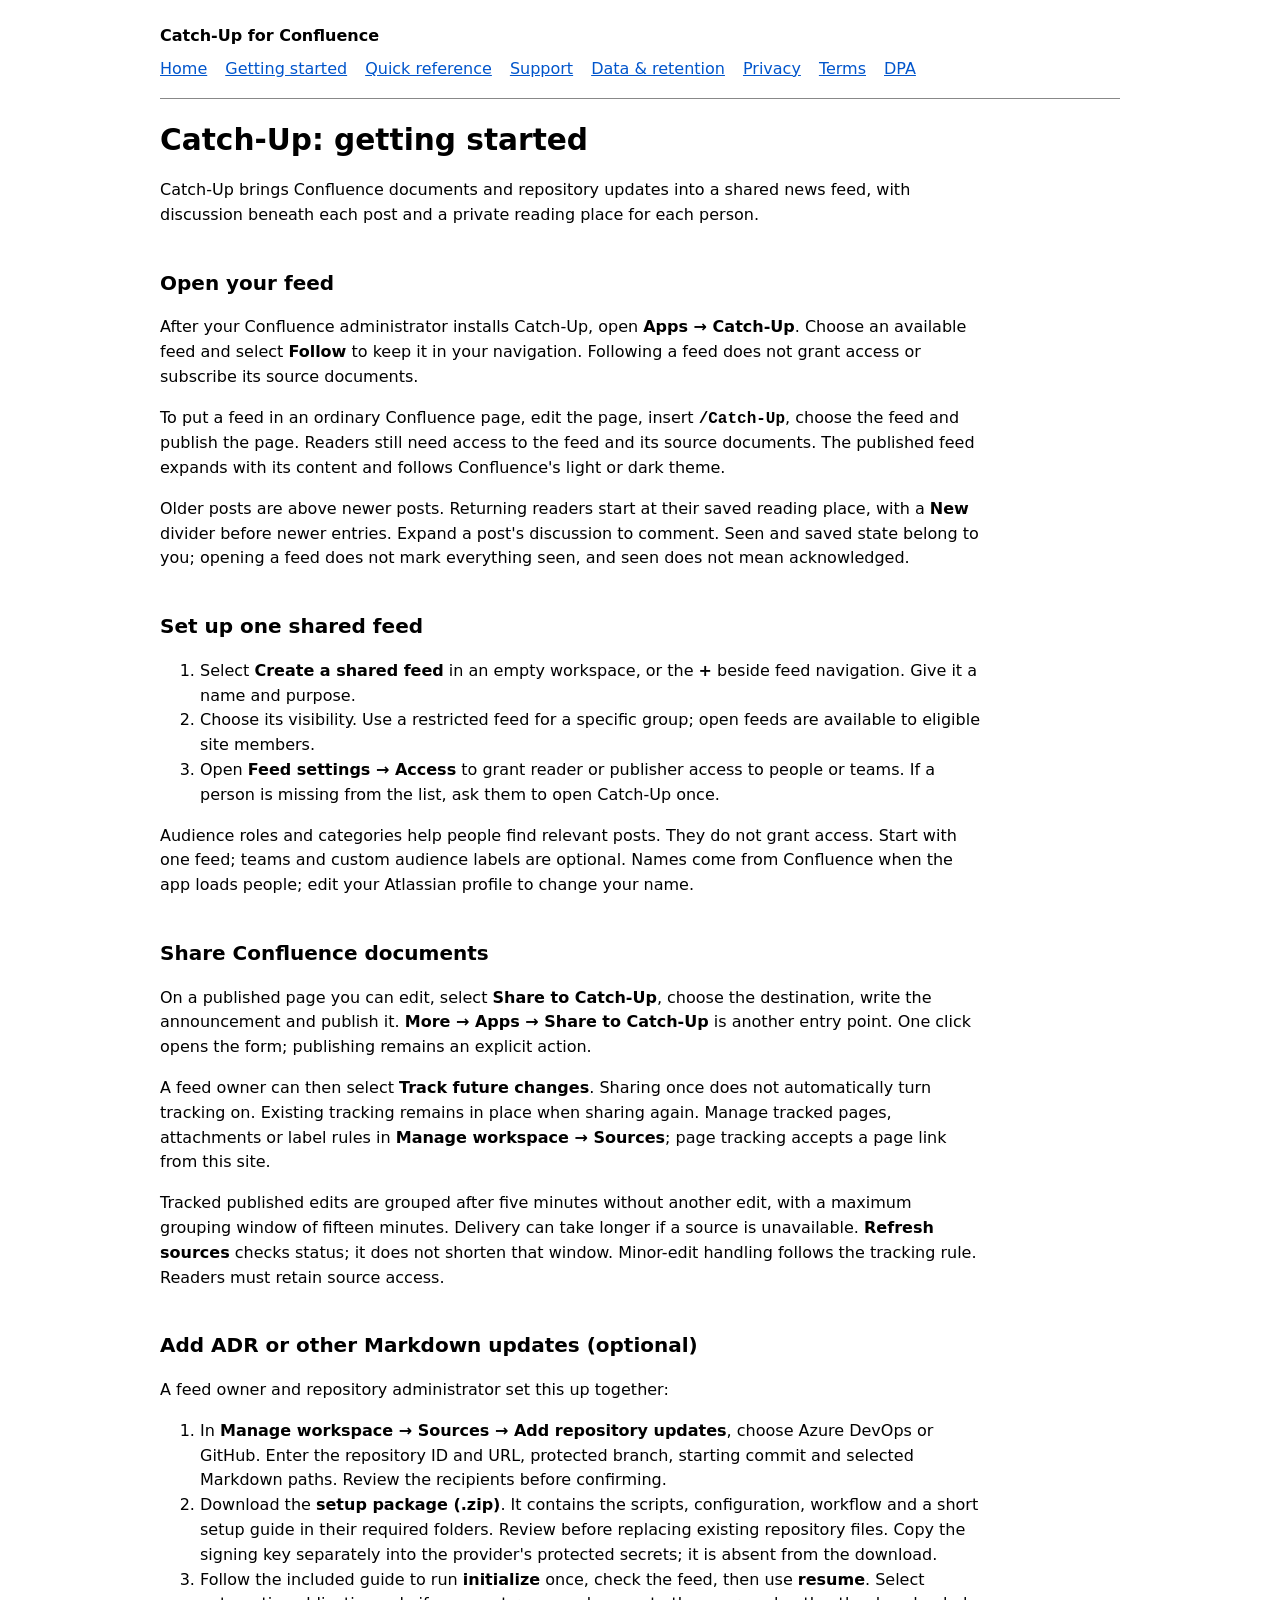
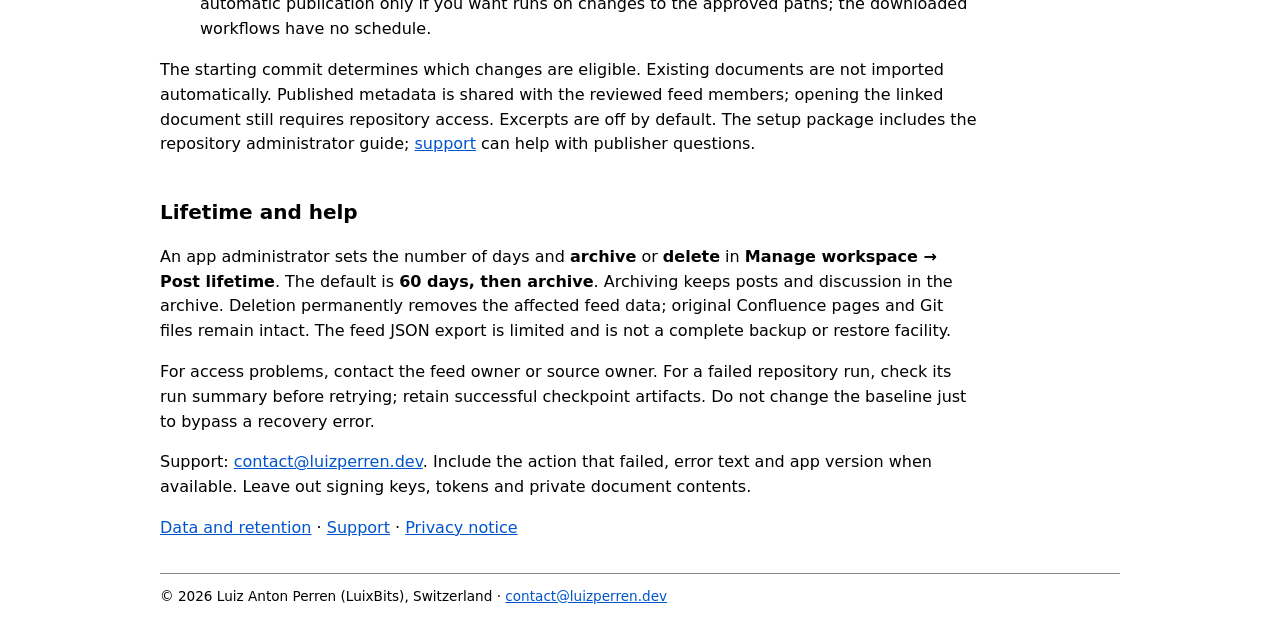
<file: user-guide.html>
<!doctype html>
<html lang="en"><head><meta charset="utf-8"><meta name="viewport" content="width=device-width,initial-scale=1"><title>Catch-Up: getting started</title><link rel="stylesheet" href="style.css"></head><body>
<header><p>Catch-Up for Confluence</p><nav><a href="index.html">Home</a><a href="user-guide.html">Getting started</a><a href="quick-reference.html">Quick reference</a><a href="support.html">Support</a><a href="customer-data.html">Data &amp; retention</a><a href="privacy-notice.html">Privacy</a><a href="customer-terms.html">Terms</a><a href="data-processing-agreement.html">DPA</a></nav></header>
<main>
<h1>Catch-Up: getting started</h1>
<p>Catch-Up brings Confluence documents and repository updates into a shared news
feed, with discussion beneath each post and a private reading place for each
person.</p>
<h2>Open your feed</h2>
<p>After your Confluence administrator installs Catch-Up, open
<strong>Apps → Catch-Up</strong>. Choose an available feed and select
<strong>Follow</strong> to keep it in your navigation. Following a feed does not
grant access or subscribe its source documents.</p>
<p>To put a feed in an ordinary Confluence page, edit the page, insert
<strong><code>/Catch-Up</code></strong>, choose the feed and publish the page.
Readers still need access to the feed and its source documents. The published
feed expands with its content and follows Confluence's light or dark theme.</p>
<p>Older posts are above newer posts. Returning readers start at their saved
reading place, with a <strong>New</strong> divider before newer entries. Expand a
post's discussion to comment. Seen and saved state belong to you; opening a feed
does not mark everything seen, and seen does not mean acknowledged.</p>
<h2>Set up one shared feed</h2>
<ol>
<li>Select <strong>Create a shared feed</strong> in an empty workspace, or the
<strong>+</strong> beside feed navigation. Give it a name and purpose.</li>
<li>Choose its visibility. Use a restricted feed for a specific group; open feeds
are available to eligible site members.</li>
<li>Open <strong>Feed settings → Access</strong> to grant reader or publisher
access to people or teams. If a person is missing from the list, ask them to open
Catch-Up once.</li>
</ol>
<p>Audience roles and categories help people find relevant posts. They do not
grant access. Start with one feed; teams and custom audience labels are optional.
Names come from Confluence when the app loads people; edit your Atlassian profile
to change your name.</p>
<h2>Share Confluence documents</h2>
<p>On a published page you can edit, select <strong>Share to Catch-Up</strong>, choose
the destination, write the announcement and publish it.
<strong>More → Apps → Share to Catch-Up</strong> is another entry point. One click
opens the form; publishing remains an explicit action.</p>
<p>A feed owner can then select <strong>Track future changes</strong>. Sharing
once does not automatically turn tracking on. Existing tracking remains in place
when sharing again. Manage tracked pages, attachments or label rules in
<strong>Manage workspace → Sources</strong>; page tracking accepts a page link
from this site.</p>
<p>Tracked published edits are grouped after five minutes without another edit,
with a maximum grouping window of fifteen minutes. Delivery can take longer if a
source is unavailable. <strong>Refresh sources</strong> checks status; it does
not shorten that window. Minor-edit handling follows the tracking rule. Readers
must retain source access.</p>
<h2>Add ADR or other Markdown updates (optional)</h2>
<p>A feed owner and repository administrator set this up together:</p>
<ol>
<li>In <strong>Manage workspace → Sources → Add repository updates</strong>,
choose Azure DevOps or GitHub. Enter the repository ID and URL, protected branch,
starting commit and selected Markdown paths. Review the recipients before
confirming.</li>
<li>Download the <strong>setup package (.zip)</strong>. It contains the scripts,
configuration, workflow and a short setup guide in their required folders. Review
before replacing existing repository files. Copy the signing key separately into
the provider's protected secrets; it is absent from the download.</li>
<li>Follow the included guide to run <strong>initialize</strong> once, check the
feed, then use <strong>resume</strong>. Select automatic publication only if you
want runs on changes to the approved paths; the downloaded workflows have no
schedule.</li>
</ol>
<p>The starting commit determines which changes are eligible. Existing documents
are not imported automatically. Published metadata is shared with the reviewed
feed members; opening the linked document still requires repository access.
Excerpts are off by default. The setup package includes the repository
administrator guide; <a href="support.html">support</a> can help with publisher
questions.</p>
<h2>Lifetime and help</h2>
<p>An app administrator sets the number of days and <strong>archive</strong> or
<strong>delete</strong> in <strong>Manage workspace → Post lifetime</strong>. The
default is <strong>60 days, then archive</strong>. Archiving keeps posts and
discussion in the archive. Deletion permanently removes the affected feed data;
original Confluence pages and Git files remain intact. The feed JSON export is
limited and is not a complete backup or restore facility.</p>
<p>For access problems, contact the feed owner or source owner. For a failed
repository run, check its run summary before retrying; retain successful
checkpoint artifacts. Do not change the baseline just to bypass a recovery
error.</p>
<p>Support: <a href="mailto:contact@luizperren.dev">contact@luizperren.dev</a>.
Include the action that failed, error text and app version when available. Leave
out signing keys, tokens and private document contents.</p>
<p><a href="customer-data.html">Data and retention</a> ·
<a href="support.html">Support</a> ·
<a href="privacy-notice.html">Privacy notice</a></p>
</main>
<footer>© 2026 Luiz Anton Perren (LuixBits), Switzerland · <a href="mailto:contact@luizperren.dev">contact@luizperren.dev</a></footer>
</body></html>
</file>
<file: style.css>
:root{color-scheme:light dark;font:16px/1.55 system-ui,sans-serif}
body{max-width:960px;margin:0 auto;padding:24px}
main{max-width:820px}
a{color:light-dark(#0055cc,#85b8ff)}
header{border-bottom:1px solid #888;padding-bottom:16px;margin-bottom:24px}
header p{margin:0 0 8px;font-weight:600}
nav{display:flex;flex-wrap:wrap;gap:8px 18px}
h1{font-size:1.85rem;line-height:1.2}
h2{font-size:1.25rem;margin-top:2em}
table{display:block;overflow:auto;border-collapse:collapse;font-size:.9rem}
td,th{border:1px solid #888;padding:8px;text-align:left;vertical-align:top}
code{overflow-wrap:anywhere}
img{max-width:100%;height:auto;border:1px solid #888;border-radius:4px}
footer{font-size:.85rem;margin-top:32px;border-top:1px solid #888;padding-top:12px}
</file>
